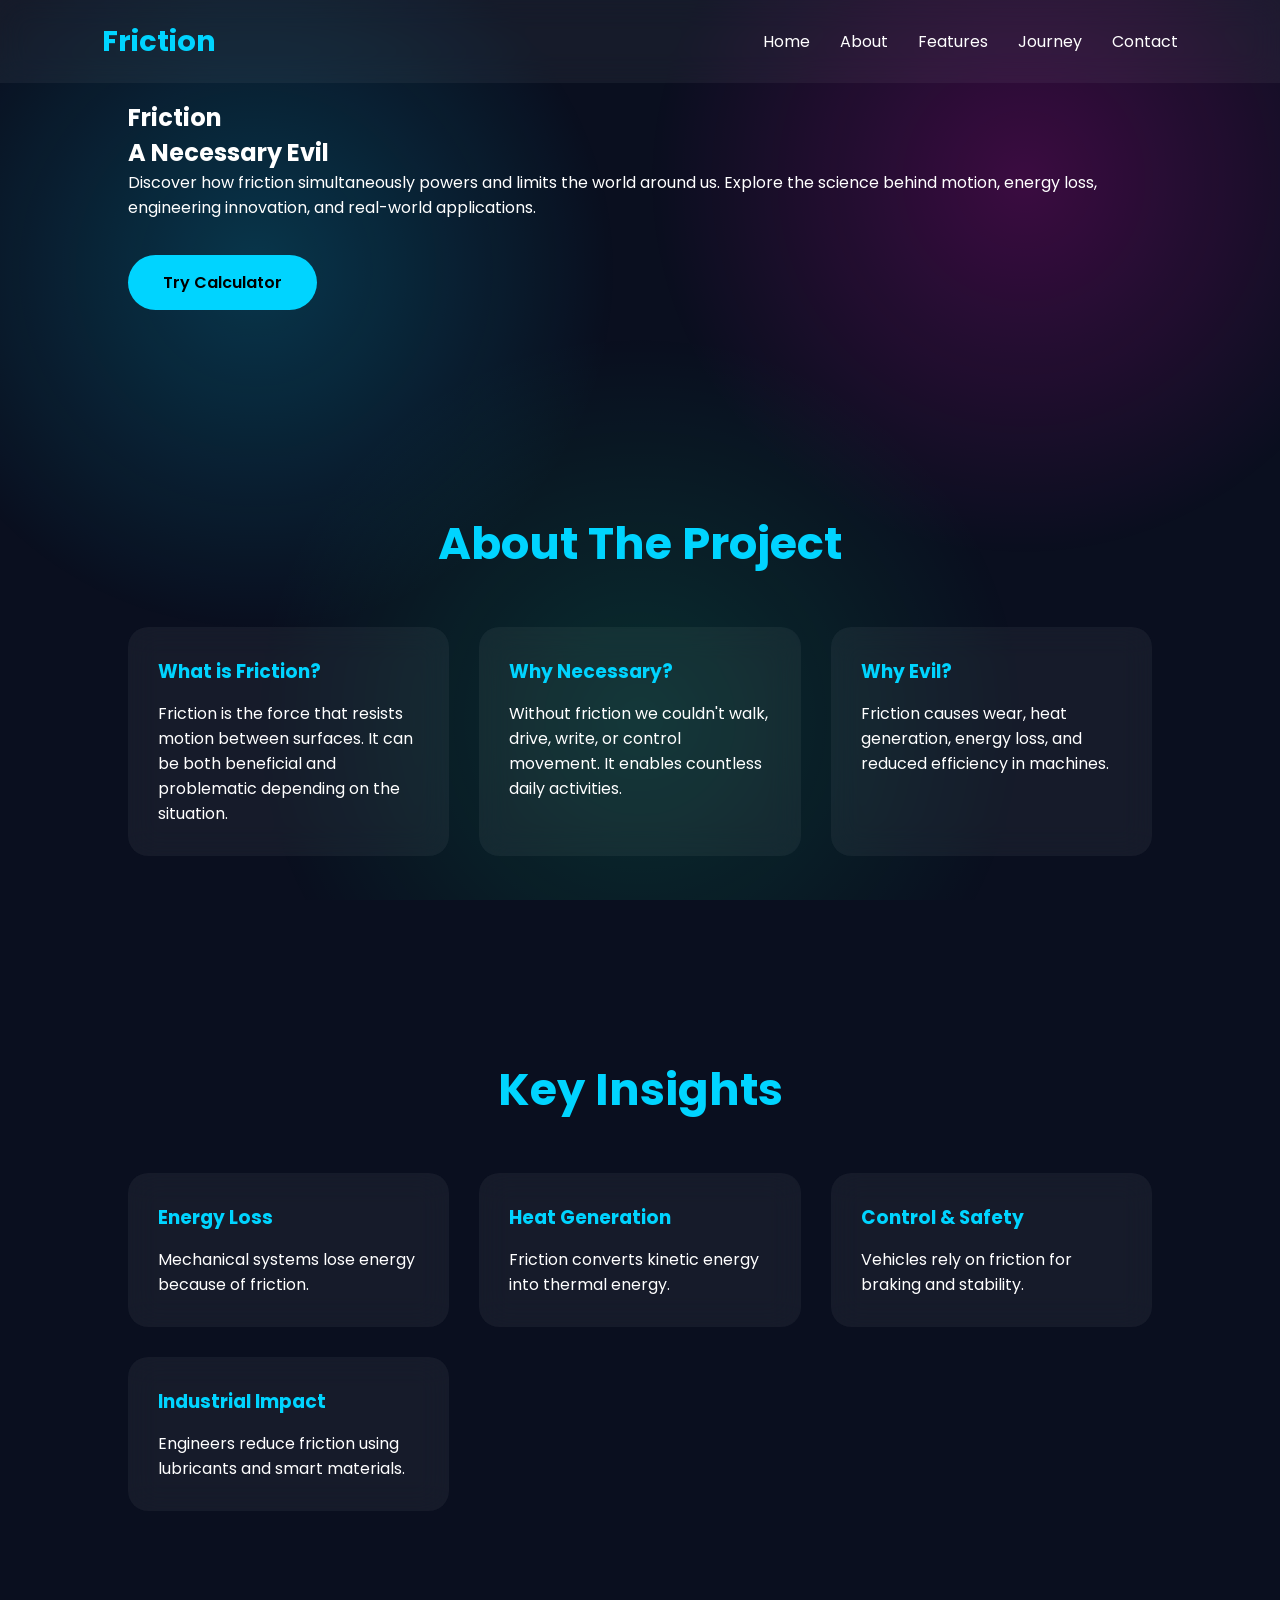
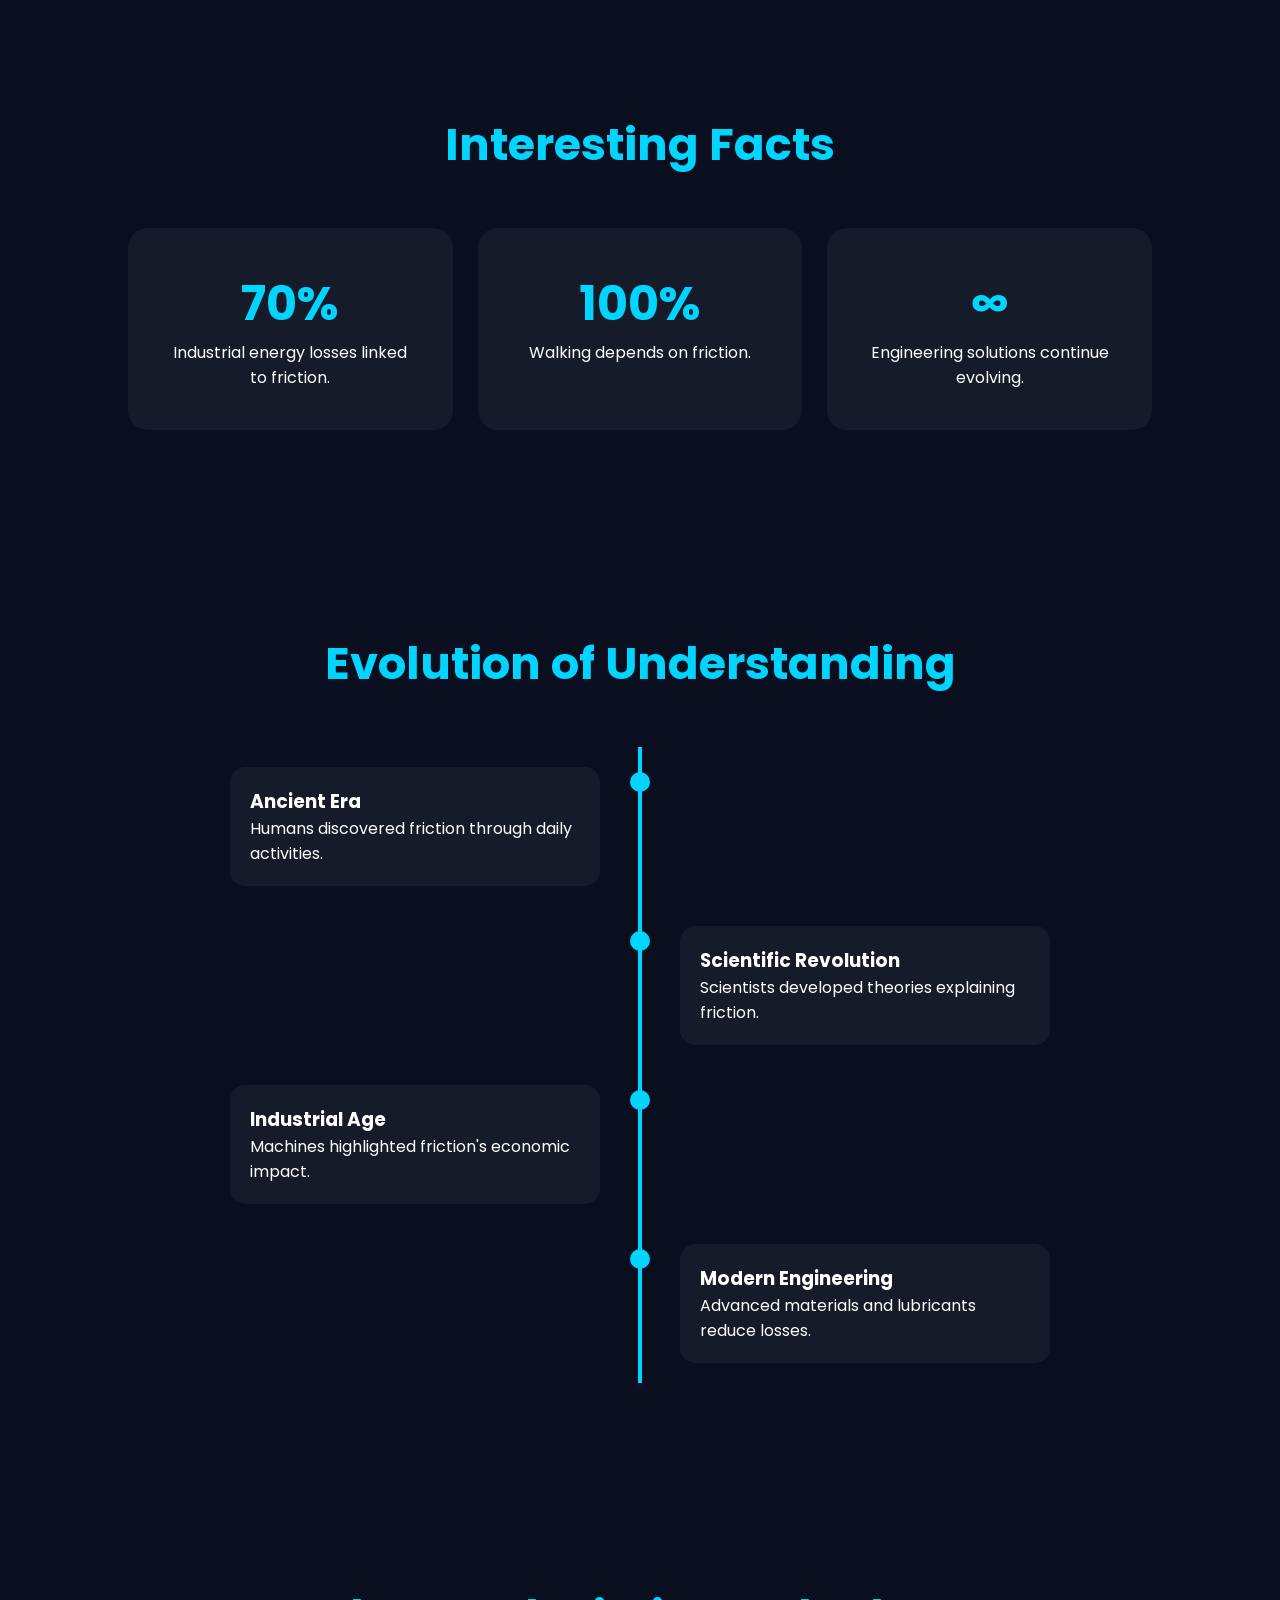
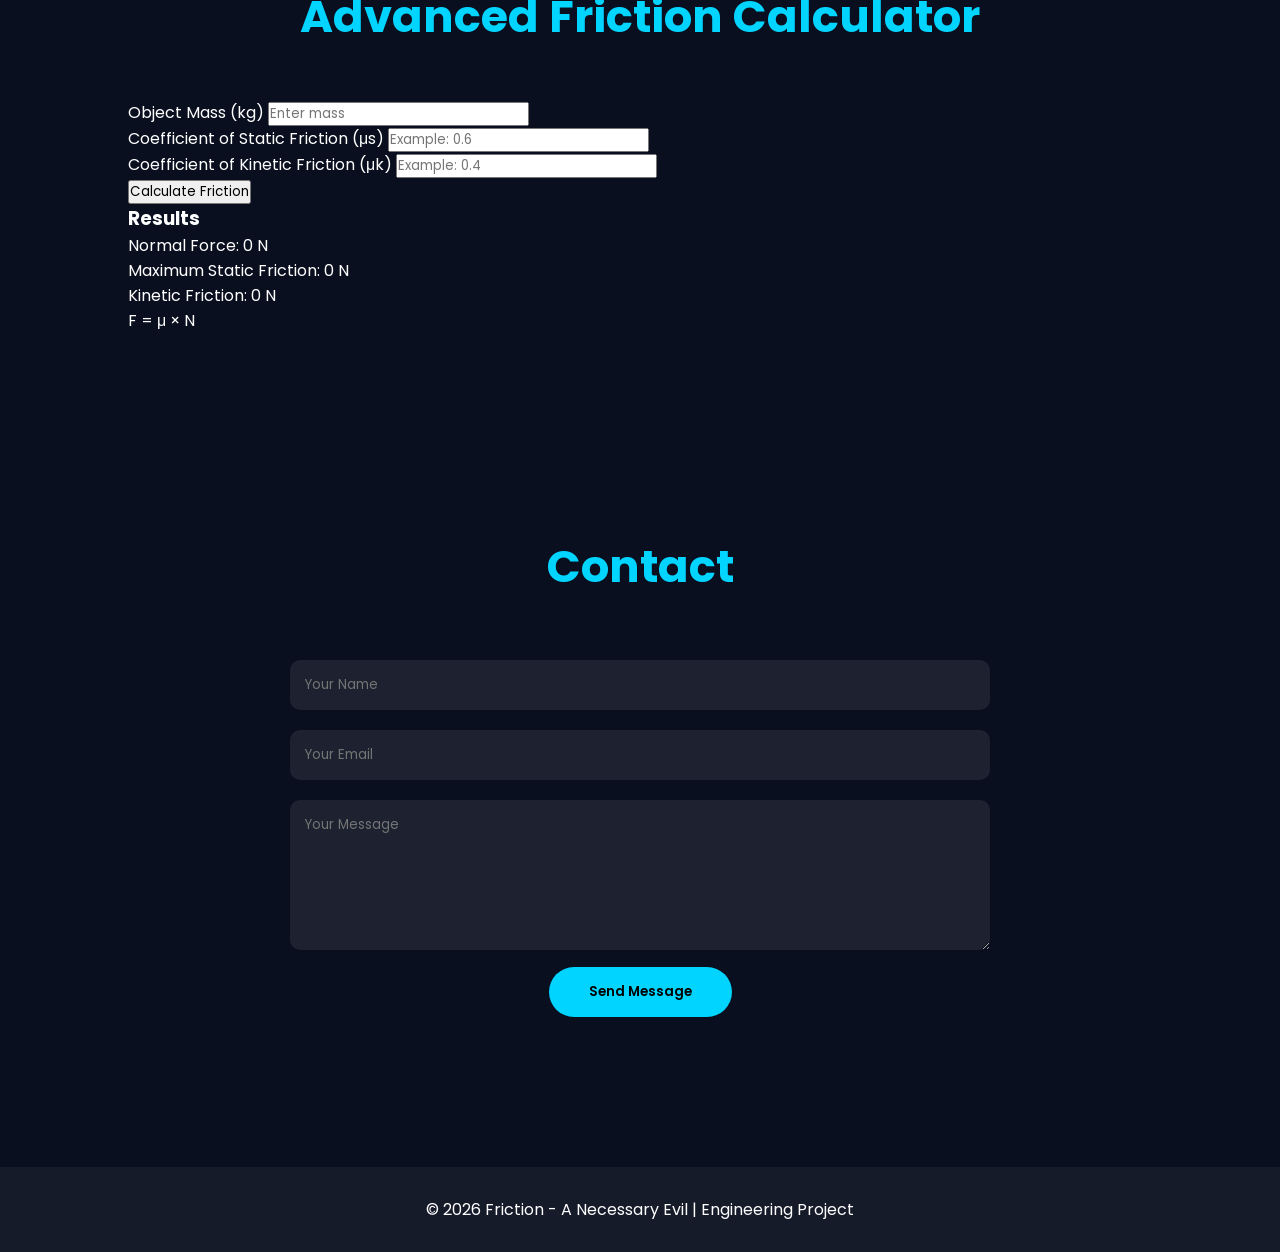
<file: index.html>
<!DOCTYPE html>
<html lang="en">
<head>
<meta charset="UTF-8">
<meta name="viewport" content="width=device-width, initial-scale=1.0">
<title>Friction - A Necessary Evil</title>

<!-- Google Font -->
<link href="https://fonts.googleapis.com/css2?family=Poppins:wght@300;400;500;600;700;800&display=swap" rel="stylesheet">

<style>

*{
margin:0;
padding:0;
box-sizing:border-box;
font-family:'Poppins',sans-serif;
scroll-behavior:smooth;
}

body{
background:#0a0f1f;
color:white;
overflow-x:hidden;
}

/* Animated Background */

body::before{
content:'';
position:fixed;
top:0;
left:0;
width:100%;
height:100%;
background:
radial-gradient(circle at 20% 30%,#00d4ff33,transparent 30%),
radial-gradient(circle at 80% 20%,#ff00c833,transparent 30%),
radial-gradient(circle at 50% 80%,#00ff9d22,transparent 40%);
z-index:-1;
animation:moveBG 12s infinite alternate;
}

@keyframes moveBG{
0%{transform:scale(1);}
100%{transform:scale(1.2);}
}

/* Navbar */

nav{
position:fixed;
top:0;
width:100%;
display:flex;
justify-content:space-between;
align-items:center;
padding:20px 8%;
background:rgba(255,255,255,0.05);
backdrop-filter:blur(15px);
z-index:1000;
}

.logo{
font-size:1.8rem;
font-weight:700;
color:#00d4ff;
}

nav ul{
display:flex;
list-style:none;
gap:30px;
}

nav ul li a{
color:white;
text-decoration:none;
transition:.3s;
}

nav ul li a:hover{
color:#00d4ff;
}

/* Hero Section */

.hero{
height:100vh;
display:flex;
justify-content:center;
align-items:center;
text-align:center;
padding:0 10%;
}

.hero-content h1{
font-size:4.5rem;
font-weight:800;
line-height:1.1;
}

.hero-content h1 span{
color:#00d4ff;
}

.hero-content p{
margin-top:20px;
font-size:1.2rem;
max-width:800px;
opacity:.85;
}

.btn{
display:inline-block;
margin-top:35px;
padding:15px 35px;
background:#00d4ff;
color:#000;
font-weight:600;
border-radius:40px;
text-decoration:none;
transition:.3s;
}

.btn:hover{
transform:translateY(-5px);
box-shadow:0 0 30px #00d4ff;
}

/* Sections */

section{
padding:100px 10%;
}

.section-title{
font-size:2.8rem;
text-align:center;
margin-bottom:50px;
color:#00d4ff;
}

/* Glass Cards */

.grid{
display:grid;
grid-template-columns:repeat(auto-fit,minmax(280px,1fr));
gap:30px;
}

.card{
background:rgba(255,255,255,0.05);
padding:30px;
border-radius:20px;
backdrop-filter:blur(15px);
transition:.4s;
}

.card:hover{
transform:translateY(-10px);
box-shadow:0 0 25px rgba(0,212,255,0.3);
}

.card h3{
margin-bottom:15px;
color:#00d4ff;
}

/* Stats */

.stats{
display:grid;
grid-template-columns:repeat(auto-fit,minmax(200px,1fr));
gap:25px;
text-align:center;
}

.stat-box{
background:rgba(255,255,255,0.05);
padding:40px;
border-radius:20px;
}

.stat-box h2{
font-size:3rem;
color:#00d4ff;
}

/* Timeline */

.timeline{
position:relative;
max-width:900px;
margin:auto;
}

.timeline::after{
content:'';
position:absolute;
width:4px;
background:#00d4ff;
top:0;
bottom:0;
left:50%;
margin-left:-2px;
}

.timeline-item{
padding:20px 40px;
position:relative;
width:50%;
}

.timeline-item::after{
content:'';
position:absolute;
width:20px;
height:20px;
background:#00d4ff;
border-radius:50%;
top:25px;
right:-10px;
}

.left{
left:0;
}

.right{
left:50%;
}

.right::after{
left:-10px;
}

.timeline-content{
background:rgba(255,255,255,0.05);
padding:20px;
border-radius:15px;
}

/* Contact */

.contact{
text-align:center;
}

.contact form{
max-width:700px;
margin:auto;
}

.contact input,
.contact textarea{
width:100%;
padding:15px;
margin:10px 0;
background:rgba(255,255,255,0.08);
border:none;
outline:none;
color:white;
border-radius:10px;
}

.contact button{
padding:15px 40px;
background:#00d4ff;
border:none;
border-radius:30px;
font-weight:600;
cursor:pointer;
}

/* Footer */

footer{
padding:30px;
text-align:center;
background:rgba(255,255,255,0.05);
margin-top:50px;
}

/* Responsive */

@media(max-width:768px){

.hero-content h1{
font-size:2.8rem;
}

.timeline::after{
left:20px;
}

.timeline-item{
width:100%;
padding-left:60px;
padding-right:20px;
}

.timeline-item::after{
left:10px;
}

.right{
left:0;
}
}

</style>
</head>

<body>

<nav>
<div class="logo">Friction</div>

<ul>
<li><a href="#home">Home</a></li>
<li><a href="#about">About</a></li>
<li><a href="#features">Features</a></li>
<li><a href="#timeline">Journey</a></li>
<li><a href="#contact">Contact</a></li>
</ul>
</nav>

<!-- Hero -->

<section class="hero-3d" id="home">

<div class="hero-text">

<h1>
<span>Friction</span><br>
A Necessary Evil
</h1>

<p>
Discover how friction simultaneously powers and limits the world around us. Explore the science behind motion, energy loss, engineering innovation, and real-world applications.
</p>

<a href="#calculator" class="btn">Try Calculator</a>

</div>

<div class="cube-container">

<div class="cube">

<div class="face front"></div>
<div class="face back"></div>
<div class="face right"></div>
<div class="face left"></div>
<div class="face top"></div>
<div class="face bottom"></div>

</div>

</div>

</section>

<!-- About -->

<section id="about">

<h2 class="section-title">About The Project</h2>

<div class="grid">

<div class="card">
<h3>What is Friction?</h3>
<p>
Friction is the force that resists motion between surfaces.
It can be both beneficial and problematic depending on the situation.
</p>
</div>

<div class="card">
<h3>Why Necessary?</h3>
<p>
Without friction we couldn't walk, drive, write, or control movement.
It enables countless daily activities.
</p>
</div>

<div class="card">
<h3>Why Evil?</h3>
<p>
Friction causes wear, heat generation, energy loss,
and reduced efficiency in machines.
</p>
</div>

</div>

</section>

<!-- Features -->

<section id="features">

<h2 class="section-title">Key Insights</h2>

<div class="grid">

<div class="card">
<h3>Energy Loss</h3>
<p>Mechanical systems lose energy because of friction.</p>
</div>

<div class="card">
<h3>Heat Generation</h3>
<p>Friction converts kinetic energy into thermal energy.</p>
</div>

<div class="card">
<h3>Control & Safety</h3>
<p>Vehicles rely on friction for braking and stability.</p>
</div>

<div class="card">
<h3>Industrial Impact</h3>
<p>Engineers reduce friction using lubricants and smart materials.</p>
</div>

</div>

</section>

<!-- Stats -->

<section>

<h2 class="section-title">Interesting Facts</h2>

<div class="stats">

<div class="stat-box">
<h2>70%</h2>
<p>Industrial energy losses linked to friction.</p>
</div>

<div class="stat-box">
<h2>100%</h2>
<p>Walking depends on friction.</p>
</div>

<div class="stat-box">
<h2>∞</h2>
<p>Engineering solutions continue evolving.</p>
</div>

</div>

</section>

<!-- Timeline -->

<section id="timeline">

<h2 class="section-title">Evolution of Understanding</h2>

<div class="timeline">

<div class="timeline-item left">
<div class="timeline-content">
<h3>Ancient Era</h3>
<p>Humans discovered friction through daily activities.</p>
</div>
</div>

<div class="timeline-item right">
<div class="timeline-content">
<h3>Scientific Revolution</h3>
<p>Scientists developed theories explaining friction.</p>
</div>
</div>

<div class="timeline-item left">
<div class="timeline-content">
<h3>Industrial Age</h3>
<p>Machines highlighted friction's economic impact.</p>
</div>
</div>

<div class="timeline-item right">
<div class="timeline-content">
<h3>Modern Engineering</h3>
<p>Advanced materials and lubricants reduce losses.</p>
</div>
</div>

</div>

</section>

<!-- Calculator -->
<section id="calculator">

    <h2 class="section-title">Advanced Friction Calculator</h2>

    <div class="calculator-container">

        <div class="input-group">
            <label>Object Mass (kg)</label>
            <input type="number" id="mass" placeholder="Enter mass">
        </div>

        <div class="input-group">
            <label>Coefficient of Static Friction (μs)</label>
            <input type="number" step="0.01" id="staticMu" placeholder="Example: 0.6">
        </div>

        <div class="input-group">
            <label>Coefficient of Kinetic Friction (μk)</label>
            <input type="number" step="0.01" id="kineticMu" placeholder="Example: 0.4">
        </div>

       <button type="button" onclick="calculateFriction()">
        Calculate Friction
    </button>

        <div class="result-card">

            <h3>Results</h3>

            <div class="result-item">
                <span>Normal Force:</span>
                <span id="normalForce">0 N</span>
            </div>

            <div class="result-item">
                <span>Maximum Static Friction:</span>
                <span id="staticResult">0 N</span>
            </div>

            <div class="result-item">
                <span>Kinetic Friction:</span>
                <span id="kineticResult">0 N</span>
            </div>

            <div class="formula-box">
                F = μ × N
            </div>

        </div>

    </div>

</section>

<!-- Contact -->

<section id="contact" class="contact">

<h2 class="section-title">Contact</h2>

<form id="contactForm">

<input type="text" placeholder="Your Name" required>

<input type="email" placeholder="Your Email" required>

<textarea rows="6" placeholder="Your Message"></textarea>

<button type="submit">Send Message</button>

</form>

</section>

<footer>
<p>© 2026 Friction - A Necessary Evil | Engineering Project</p>
</footer>

<script>

document.getElementById('contactForm').addEventListener('submit',function(e){
e.preventDefault();
alert('Message Sent Successfully!');
});

window.addEventListener('scroll',()=>{
const cards=document.querySelectorAll('.card');

cards.forEach(card=>{
const pos=card.getBoundingClientRect().top;
const screen=window.innerHeight;

if(pos<screen-100){
card.style.opacity='1';
card.style.transform='translateY(0)';
}
});
});

</script>
<script>
function calculateFriction() {

    const mass = parseFloat(document.getElementById("mass").value);
    const muStatic = parseFloat(document.getElementById("staticMu").value);
    const muKinetic = parseFloat(document.getElementById("kineticMu").value);

    if (isNaN(mass) || isNaN(muStatic) || isNaN(muKinetic)) {
        alert("Please enter all values.");
        return;
    }

    const gravity = 9.81;

    const normalForce = mass * gravity;
    const staticFriction = muStatic * normalForce;
    const kineticFriction = muKinetic * normalForce;

    document.getElementById("normalForce").textContent =
        normalForce.toFixed(2) + " N";

    document.getElementById("staticResult").textContent =
        staticFriction.toFixed(2) + " N";

    document.getElementById("kineticResult").textContent =
        kineticFriction.toFixed(2) + " N";
}
</script>
</body>
</html>
</file>
